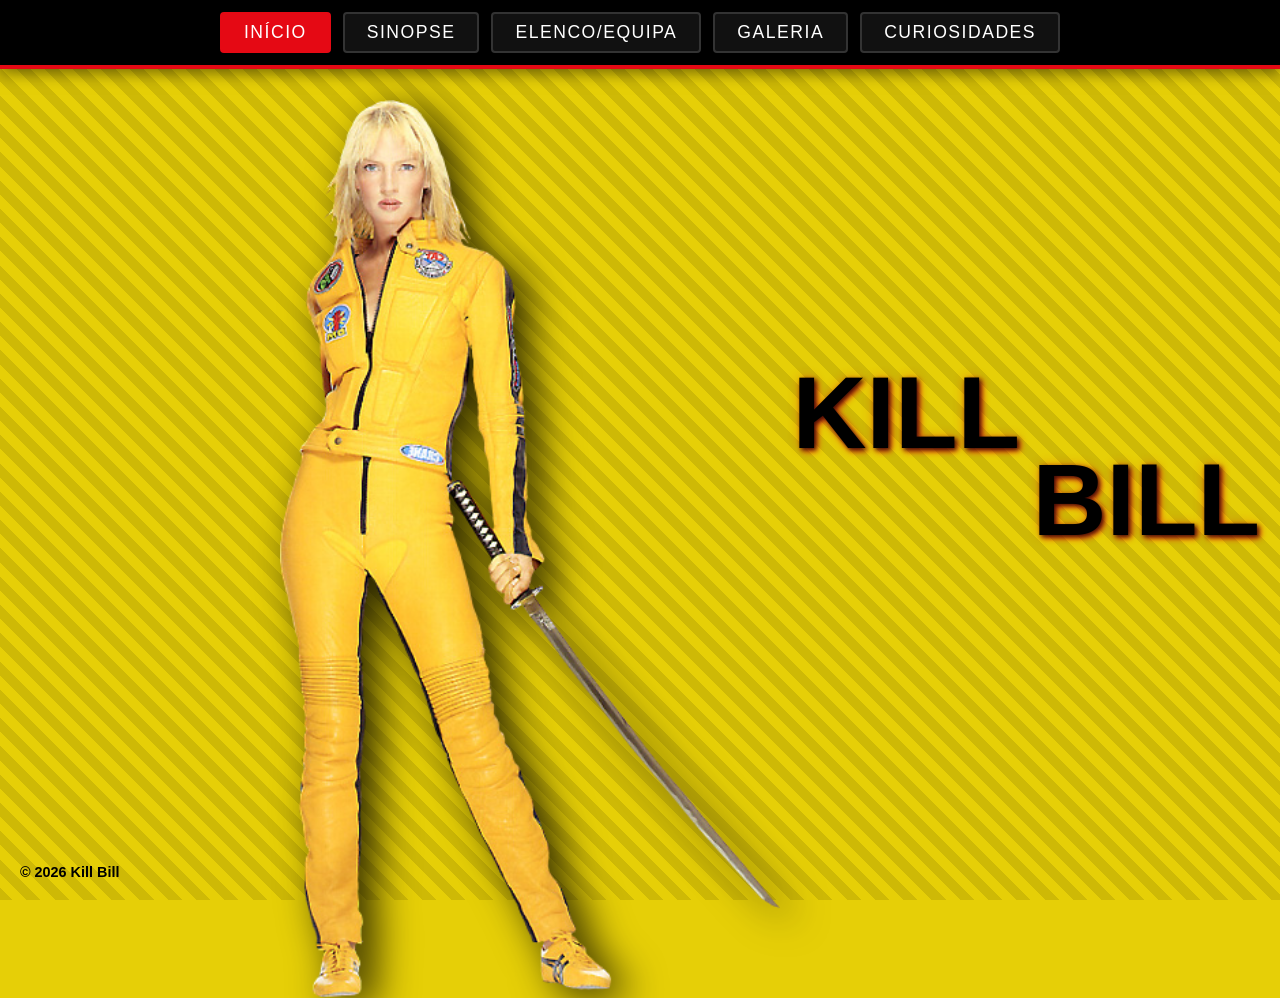
<file: index.html>
<!DOCTYPE html>
<html lang="pt">
<head>
    <meta charset="UTF-8">
    <meta name="viewport" content="width=device-width, initial-scale=1.0">
    <title>Kill Bill</title>
    <link rel="stylesheet" href="frontpage.css?v=3">
</head>
<body class="body-home">

    <header>
        <nav>
            <ul class="nav-links">
                <li><a href="index.html" class="active">Início</a></li>
                <li><a href="sinopse.html">Sinopse</a></li>
                <li><a href="equipa.html">Elenco/Equipa</a></li>
                <li><a href="galeria.html">Galeria</a></li>
                <li><a href="curiosidades.html">Curiosidades</a></li>
            </ul>
        </nav>
    </header>

    <main>
        <h1 class="titulo-killbill">
            <span class="kill">KILL</span>
            <span class="bill">BILL</span>
        </h1>
        <img src="12641e244965986f88a1c89b5a059770.png" alt="Poster Kill Bill" class="poster-filme">
    </main>

    <footer>
        <p class="copyright">© 2026 Kill Bill</p>
    </footer>

</body>
</html>
</file>
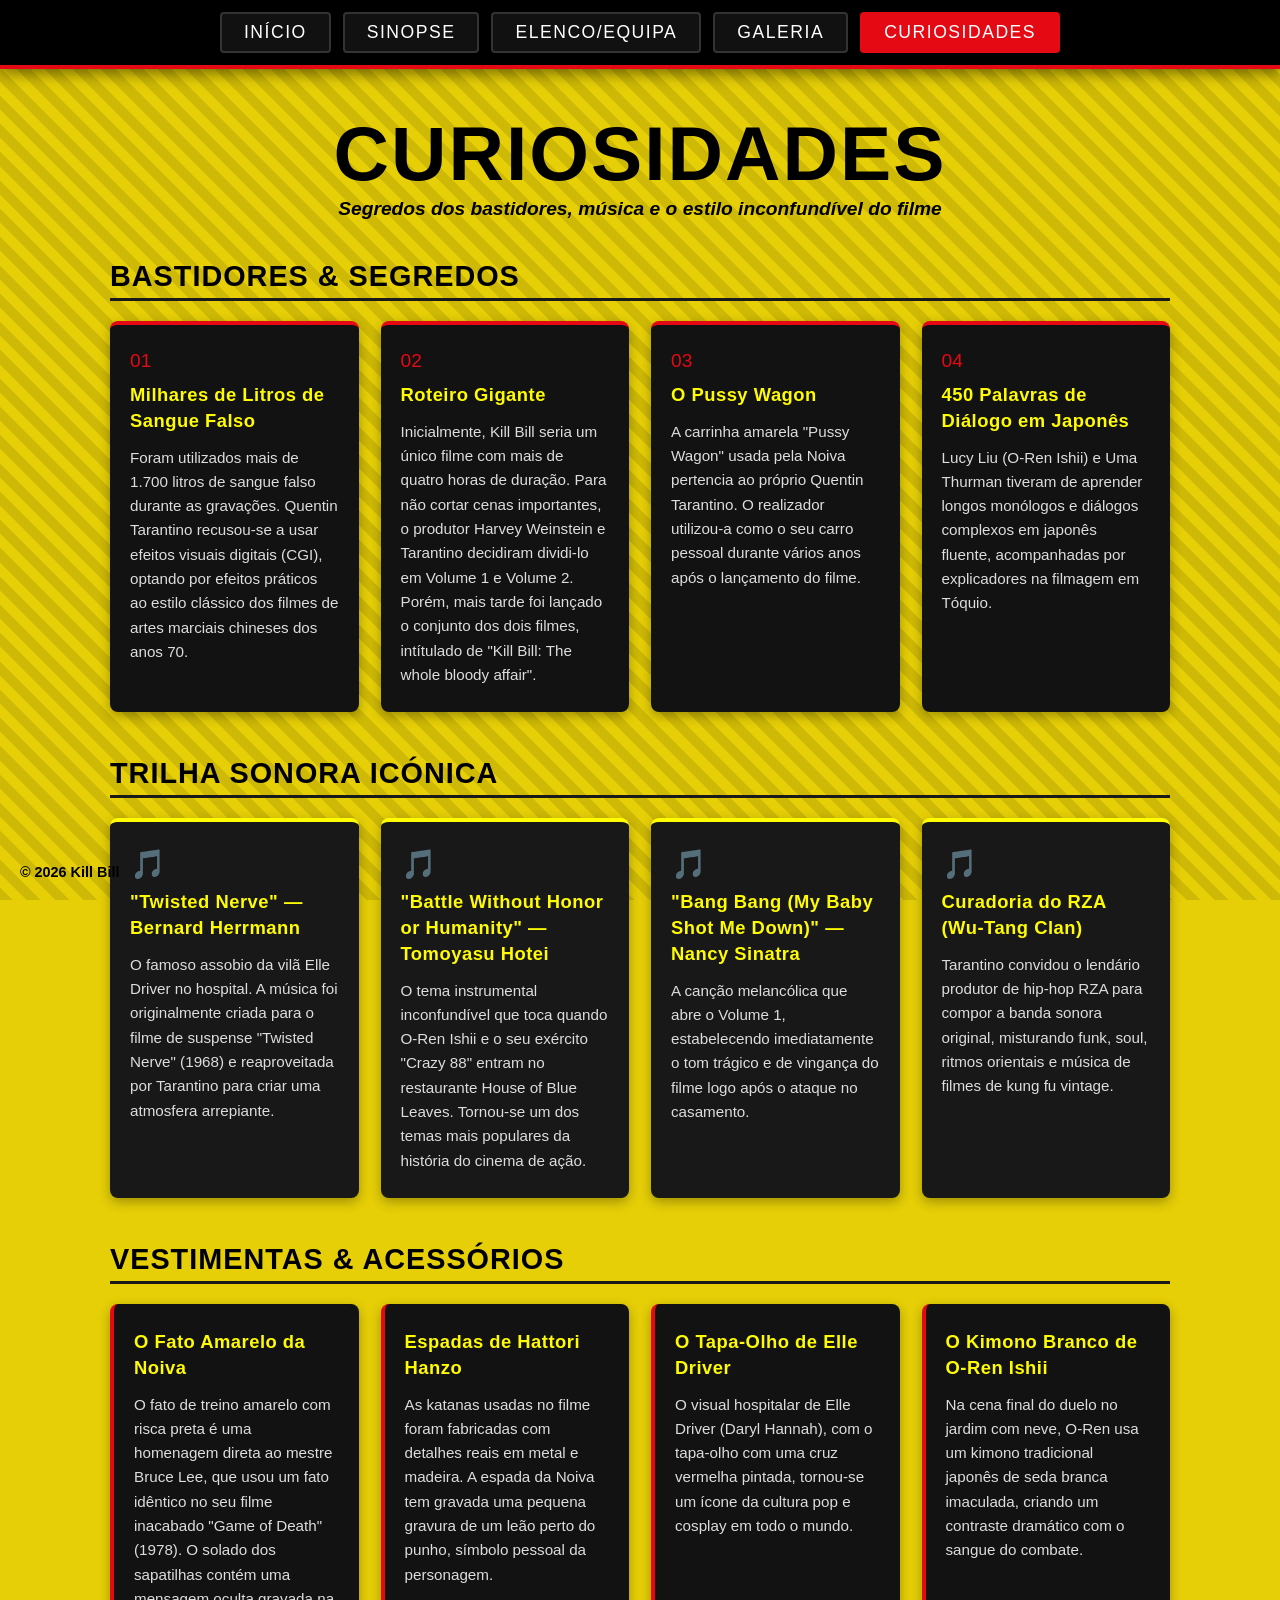
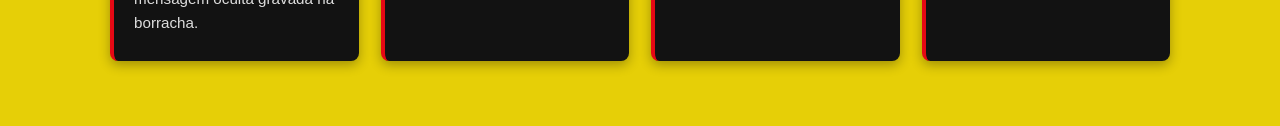
<file: curiosidades.html>
<!DOCTYPE html>
<html lang="pt">
<head>
    <meta charset="UTF-8">
    <meta name="viewport" content="width=device-width, initial-scale=1.0">
    <title>Curiosidades - Kill Bill</title>
    <link rel="stylesheet" href="frontpage.css">
</head>
<body>

   
    <header>
        <nav>
            <ul class="nav-links">
                <li><a href="index.html">Início</a></li>
                <li><a href="sinopse.html">Sinopse</a></li>
                <li><a href="equipa.html">Elenco/Equipa</a></li>
                <li><a href="galeria.html">Galeria</a></li>
                <li><a href="curiosidades.html" class="active">Curiosidades</a></li>
            </ul>
        </nav>
    </header>

    <main class="main-curiosidades">
        <h1 class="titulo-pagina">CURIOSIDADES</h1>
        <p class="tagline">Segredos dos bastidores, música e o estilo inconfundível do filme</p>

     
        <h2 class="subtitulo-seccao">BASTIDORES & SEGREDOS</h2>
        
        <div class="grelha-curiosidades">
            <div class="cartao-curiosidade">
                <div class="badge-curiosidade">01</div>
                <h3>Milhares de Litros de Sangue Falso</h3>
                <p>Foram utilizados mais de 1.700 litros de sangue falso durante as gravações. Quentin Tarantino recusou-se a usar efeitos visuais digitais (CGI), optando por efeitos práticos ao estilo clássico dos filmes de artes marciais chineses dos anos 70.</p>
            </div>

            <div class="cartao-curiosidade">
                <div class="badge-curiosidade">02</div>
                <h3>Roteiro Gigante</h3>
                <p>Inicialmente, Kill Bill seria um único filme com mais de quatro horas de duração. Para não cortar cenas importantes, o produtor Harvey Weinstein e Tarantino decidiram dividi-lo em Volume 1 e Volume 2. Porém, mais tarde foi lançado o conjunto dos dois filmes, intítulado de "Kill Bill: The whole bloody affair".</p>
            </div>

            <div class="cartao-curiosidade">
                <div class="badge-curiosidade">03</div>
                <h3>O Pussy Wagon</h3>
                <p>A carrinha amarela "Pussy Wagon" usada pela Noiva pertencia ao próprio Quentin Tarantino. O realizador utilizou-a como o seu carro pessoal durante vários anos após o lançamento do filme.</p>
            </div>

            <div class="cartao-curiosidade">
                <div class="badge-curiosidade">04</div>
                <h3>450 Palavras de Diálogo em Japonês</h3>
                <p>Lucy Liu (O-Ren Ishii) e Uma Thurman tiveram de aprender longos monólogos e diálogos complexos em japonês fluente, acompanhadas por explicadores na filmagem em Tóquio.</p>
            </div>
        </div>

        <h2 class="subtitulo-seccao">TRILHA SONORA ICÓNICA</h2>

        <div class="grelha-curiosidades">
            <div class="cartao-curiosidade musica">
                <span class="icone-musica">🎵</span>
                <h3>"Twisted Nerve" — Bernard Herrmann</h3>
                <p>O famoso assobio da vilã Elle Driver no hospital. A música foi originalmente criada para o filme de suspense "Twisted Nerve" (1968) e reaproveitada por Tarantino para criar uma atmosfera arrepiante.</p>
            </div>

            <div class="cartao-curiosidade musica">
                <span class="icone-musica">🎵</span>
                <h3>"Battle Without Honor or Humanity" — Tomoyasu Hotei</h3>
                <p>O tema instrumental inconfundível que toca quando O-Ren Ishii e o seu exército "Crazy 88" entram no restaurante House of Blue Leaves. Tornou-se um dos temas mais populares da história do cinema de ação.</p>
            </div>

            <div class="cartao-curiosidade musica">
                <span class="icone-musica">🎵</span>
                <h3>"Bang Bang (My Baby Shot Me Down)" — Nancy Sinatra</h3>
                <p>A canção melancólica que abre o Volume 1, estabelecendo imediatamente o tom trágico e de vingança do filme logo após o ataque no casamento.</p>
            </div>

            <div class="cartao-curiosidade musica">
                <span class="icone-musica">🎵</span>
                <h3>Curadoria do RZA (Wu-Tang Clan)</h3>
                <p>Tarantino convidou o lendário produtor de hip-hop RZA para compor a banda sonora original, misturando funk, soul, ritmos orientais e música de filmes de kung fu vintage.</p>
            </div>
        </div>

    
        <h2 class="subtitulo-seccao">VESTIMENTAS & ACESSÓRIOS</h2>

        <div class="grelha-curiosidades">
            <div class="cartao-curiosidade estilo">
                <h3>O Fato Amarelo da Noiva</h3>
                <p>O fato de treino amarelo com risca preta é uma homenagem direta ao mestre Bruce Lee, que usou um fato idêntico no seu filme inacabado "Game of Death" (1978). O solado dos sapatilhas contém uma mensagem oculta gravada na borracha.</p>
            </div>

            <div class="cartao-curiosidade estilo">
                <h3>Espadas de Hattori Hanzo</h3>
                <p>As katanas usadas no filme foram fabricadas com detalhes reais em metal e madeira. A espada da Noiva tem gravada uma pequena gravura de um leão perto do punho, símbolo pessoal da personagem.</p>
            </div>

            <div class="cartao-curiosidade estilo">
                <h3> O Tapa-Olho de Elle Driver</h3>
                <p>O visual hospitalar de Elle Driver (Daryl Hannah), com o tapa-olho com uma cruz vermelha pintada, tornou-se um ícone da cultura pop e cosplay em todo o mundo.</p>
            </div>

            <div class="cartao-curiosidade estilo">
                <h3>O Kimono Branco de O-Ren Ishii</h3>
                <p>Na cena final do duelo no jardim com neve, O-Ren usa um kimono tradicional japonês de seda branca imaculada, criando um contraste dramático com o sangue do combate.</p>
            </div>
        </div>

    </main>

   
    <footer>
        <p class="copyright">&copy; 2026 Kill Bill</p>
    </footer>

</body>
</html>
</file>
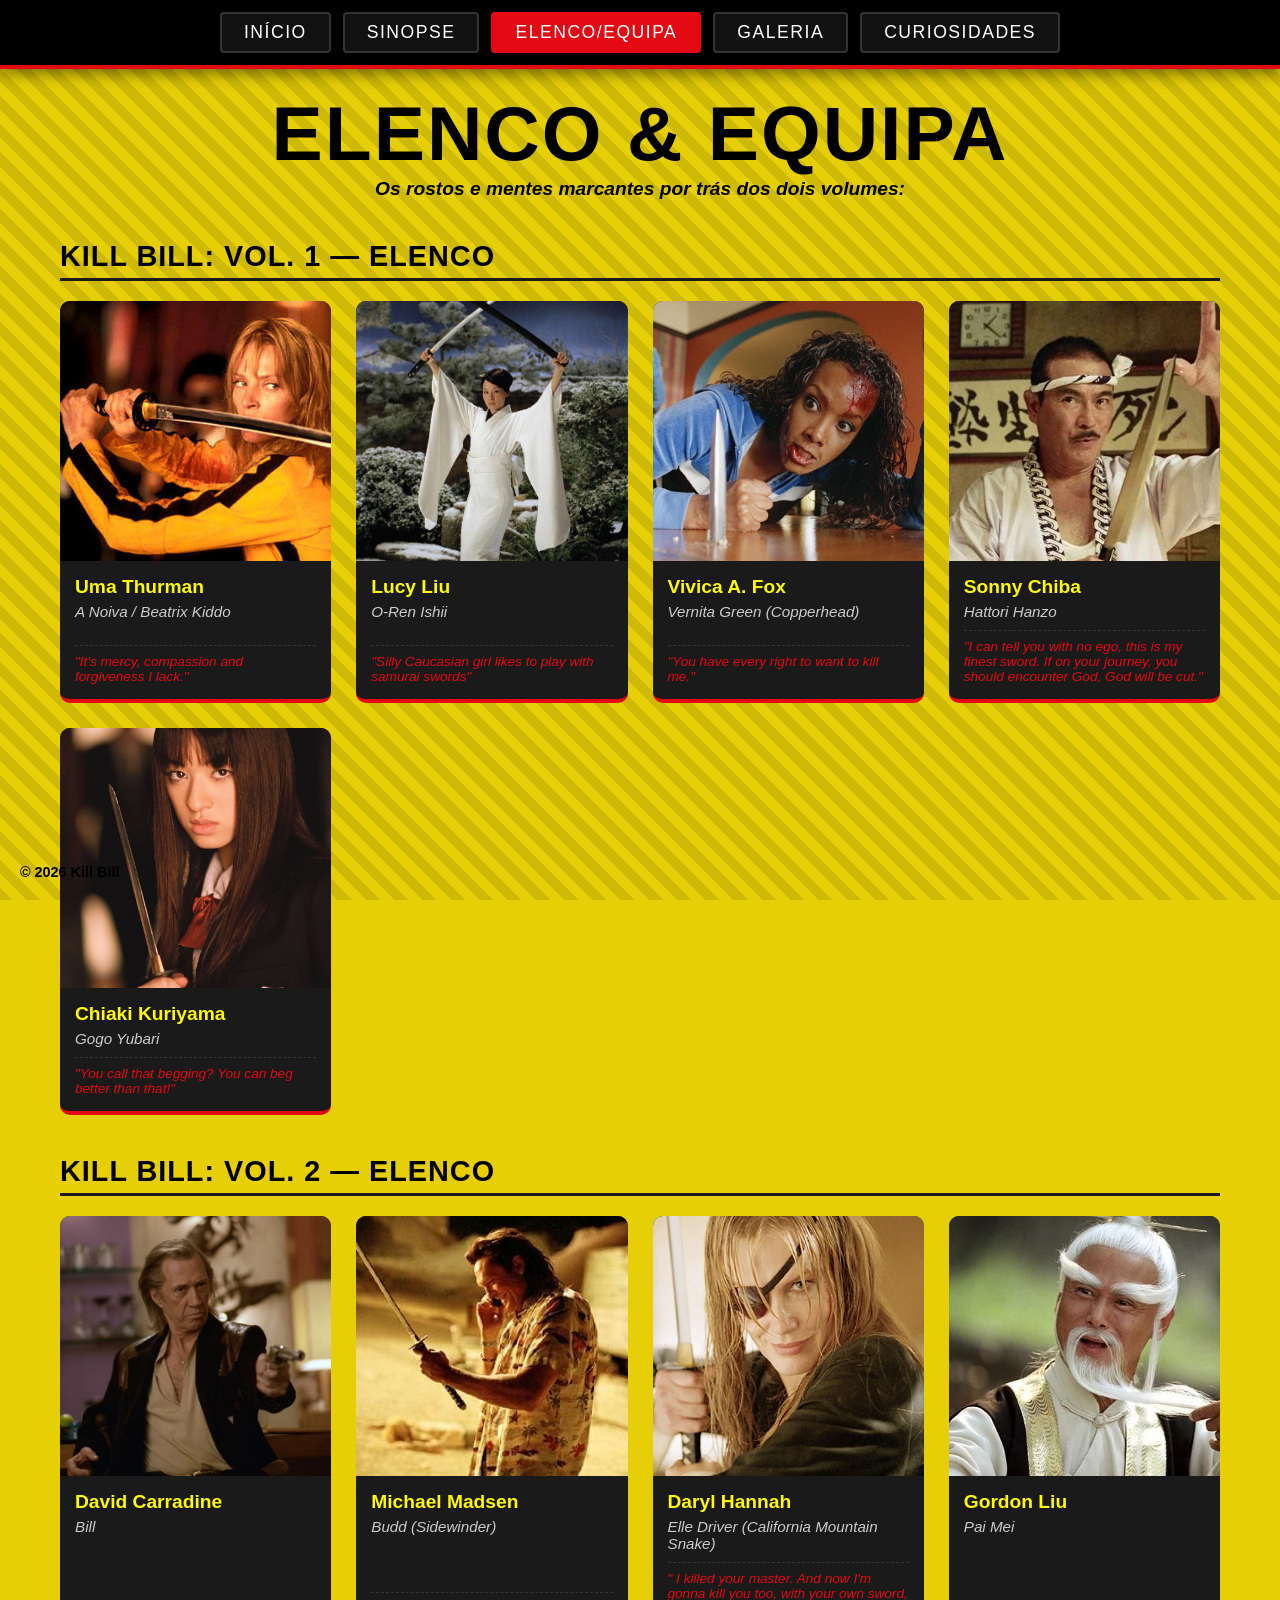
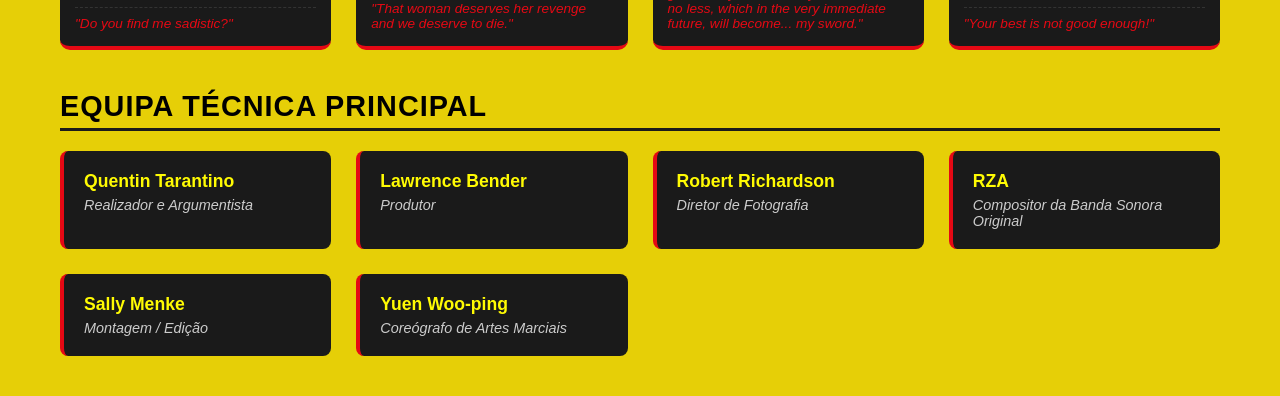
<file: equipa.html>
<!DOCTYPE html>
<html lang="pt">
<head>
    <meta charset="UTF-8">
    <meta name="viewport" content="width=device-width, initial-scale=1.0">
    <title>Elenco e Equipa - Kill Bill</title>
    <link rel="stylesheet" href="frontpage.css">
</head>
<body>

    
    <header>
        <nav>
            <ul class="nav-links">
                <li><a href="index.html">Início</a></li>
                <li><a href="sinopse.html">Sinopse</a></li>
                <li><a href="equipa.html" class="active">Elenco/Equipa</a></li>
                <li><a href="galeria.html">Galeria</a></li>
                <li><a href="curiosidades.html">Curiosidades</a></li>
            </ul>
        </nav>
    </header>

    <main>
        <h1 class="titulo-pagina">ELENCO & EQUIPA</h1>
        <p class="tagline">Os rostos e mentes marcantes por trás dos dois volumes:</p>


        <h2 class="subtitulo-seccao">KILL BILL: VOL. 1 — ELENCO</h2>
        
        <div class="grelha-equipa">
         
            <div class="cartao-membro">
                <img src="images.jpeg" alt="Beatrix Kiddo" class="foto-membro">
                <div class="conteudo-membro">
                    <h3>Uma Thurman</h3>
                    <p class="papel">A Noiva / Beatrix Kiddo</p>
                    <p class="frase-iconica">"It's mercy, compassion and forgiveness I lack."</p>
                </div>
            </div>

           
            <div class="cartao-membro">
                <img src="oren.jpg" alt="O-Ren Ishii" class="foto-membro">
                <div class="conteudo-membro">
                    <h3>Lucy Liu</h3>
                    <p class="papel">O-Ren Ishii</p>
                    <p class="frase-iconica">"Silly Caucasian girl likes to play with samurai swords"</p>
                </div>
            </div>

           
            <div class="cartao-membro">
                <img src="vernita.jpg" alt="Vernita Green" class="foto-membro">
                <div class="conteudo-membro">
                    <h3>Vivica A. Fox</h3>
                    <p class="papel">Vernita Green (Copperhead)</p>
                    <p class="frase-iconica">"You have every right to want to kill me."</p>
                </div>
            </div>

            <div class="cartao-membro">
                <img src="hanzo.webp" alt="Hattori Hanzo" class="foto-membro">
                <div class="conteudo-membro">
                    <h3>Sonny Chiba</h3>
                    <p class="papel">Hattori Hanzo</p>
                    <p class="frase-iconica">"I can tell you with no ego, this is my finest sword. If on your journey, you should encounter God, God will be cut."</p>
                </div>
            </div>

          
            <div class="cartao-membro">
                <img src="gogo.webp" alt="Gogo Yubari" class="foto-membro">
                <div class="conteudo-membro">
                    <h3>Chiaki Kuriyama</h3>
                    <p class="papel">Gogo Yubari</p>
                    <p class="frase-iconica">"You call that begging? You can beg better than that!"</p>
                </div>
            </div>
        </div>

      
        <h2 class="subtitulo-seccao">KILL BILL: VOL. 2 — ELENCO</h2>

        <div class="grelha-equipa">
            
            <div class="cartao-membro">
                <img src="bill.webp" alt="Bill" class="foto-membro">
                <div class="conteudo-membro">
                    <h3>David Carradine</h3>
                    <p class="papel">Bill</p>
                    <p class="frase-iconica">"Do you find me sadistic?"</p>
                </div>
            </div>

          
            <div class="cartao-membro">
                <img src="budd.jpg" alt="Budd" class="foto-membro">
                <div class="conteudo-membro">
                    <h3>Michael Madsen</h3>
                    <p class="papel">Budd (Sidewinder)</p>
                    <p class="frase-iconica">"That woman deserves her revenge and we deserve to die."</p>
                </div>
            </div>

       
            <div class="cartao-membro">
                <img src="elle.webp" alt="Elle Driver" class="foto-membro">
                <div class="conteudo-membro">
                    <h3>Daryl Hannah</h3>
                    <p class="papel">Elle Driver (California Mountain Snake)</p>
                    <p class="frase-iconica">" I killed your master. And now I'm gonna kill you too, with your own sword, no less, which in the very immediate future, will become... my sword."</p>
                </div>
            </div>

      
            <div class="cartao-membro">
                <img src="paimei.webp" alt="Pai Mei" class="foto-membro">
                <div class="conteudo-membro">
                    <h3>Gordon Liu</h3>
                    <p class="papel">Pai Mei</p>
                    <p class="frase-iconica">"Your best is not good enough!"</p>
                </div>
            </div>
        </div>

        
        <h2 class="subtitulo-seccao">EQUIPA TÉCNICA PRINCIPAL</h2>

        <div class="grelha-equipa">
            <div class="cartao-membroSemFoto">
                <h3>Quentin Tarantino</h3>
                <p class="papel">Realizador e Argumentista</p>
            </div>

            <div class="cartao-membroSemFoto">
                <h3>Lawrence Bender</h3>
                <p class="papel">Produtor</p>
            </div>

            <div class="cartao-membroSemFoto">
                <h3>Robert Richardson</h3>
                <p class="papel">Diretor de Fotografia</p>
            </div>

            <div class="cartao-membroSemFoto">
                <h3>RZA</h3>
                <p class="papel">Compositor da Banda Sonora Original</p>
            </div>

            <div class="cartao-membroSemFoto">
                <h3>Sally Menke</h3>
                <p class="papel">Montagem / Edição</p>
            </div>

            <div class="cartao-membroSemFoto">
                <h3>Yuen Woo-ping</h3>
                <p class="papel">Coreógrafo de Artes Marciais</p>
            </div>
        </div>
    </main>

    
    <footer>
        <p class="copyright">&copy; 2026 Kill Bill</p>
    </footer>

</body>
</html>
</file>
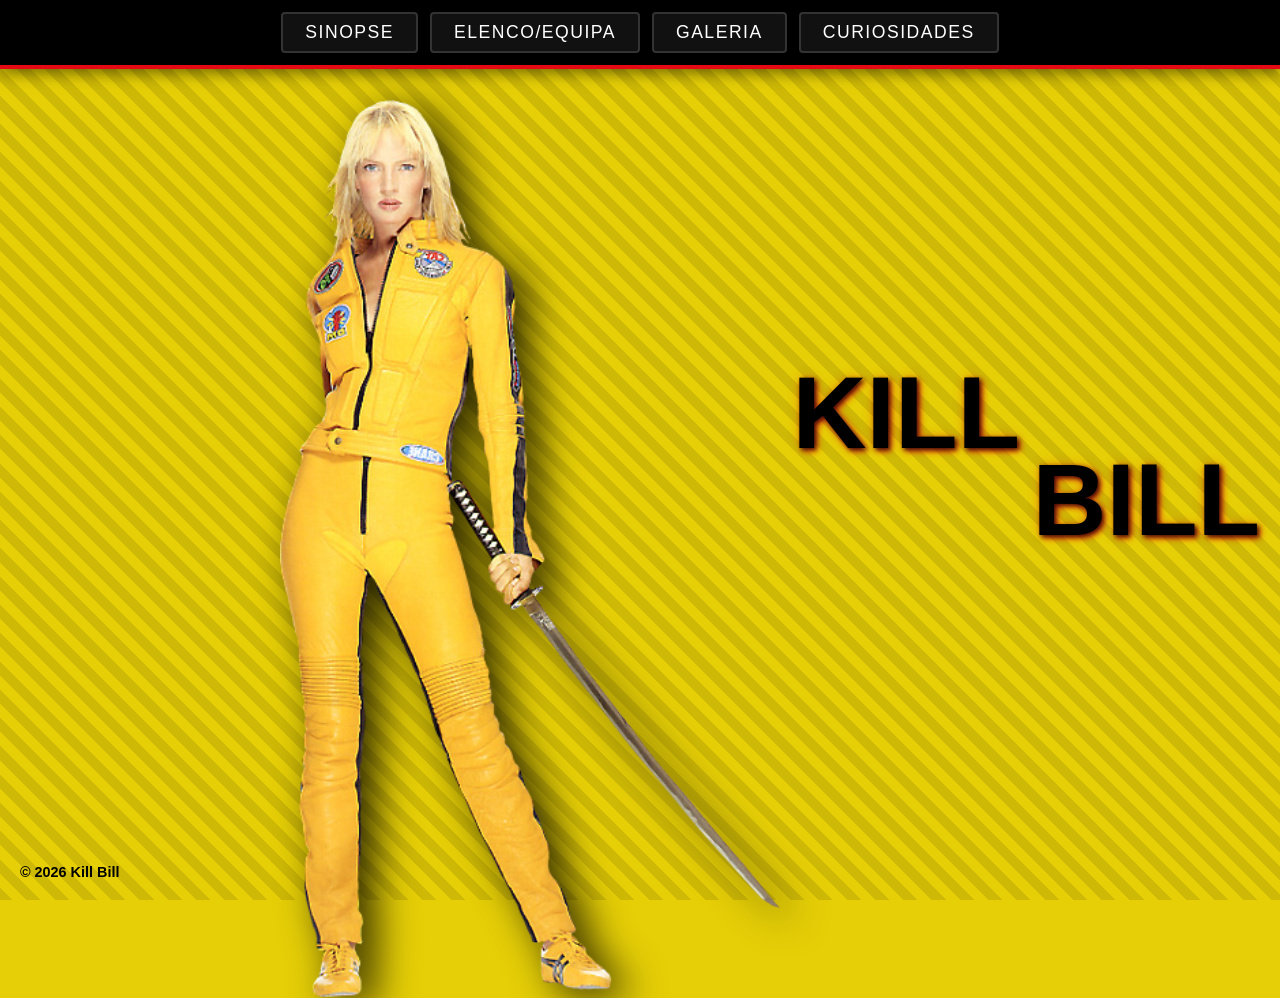
<file: frontpage.html>
<!DOCTYPE html>
<html lang="Port">
    <head>

<meta charset="UTF-8">
<title>Kill Bill</title>
        <link rel="stylesheet" href="frontpage.css">
    </head>
    <header>
        <nav>
            <ul class="nav-links">

                     <li><a href="sinopse.html">Sinopse</a></li>
                <a href="equipa.html">Elenco/Equipa</a></li>
                <li><a href="galeria.html">Galeria</a></li>
                <li><a href="curiosidades.html">Curiosidades</a></li>
            </ul>
        
        </nav>
    </header>
    
    <main>


    <h1 class="titulo-killbill">
        <span class="kill">KILL</span>
        <span class="bill">BILL</span>
    </h1>
  <img src="12641e244965986f88a1c89b5a059770.png" alt="Poster Kill Bill" class="poster-filme">



    </main>

    <footer>
    <p class="copyright">&copy; 2026 Kill Bill</p>
</footer>
</body>

</html>
</file>
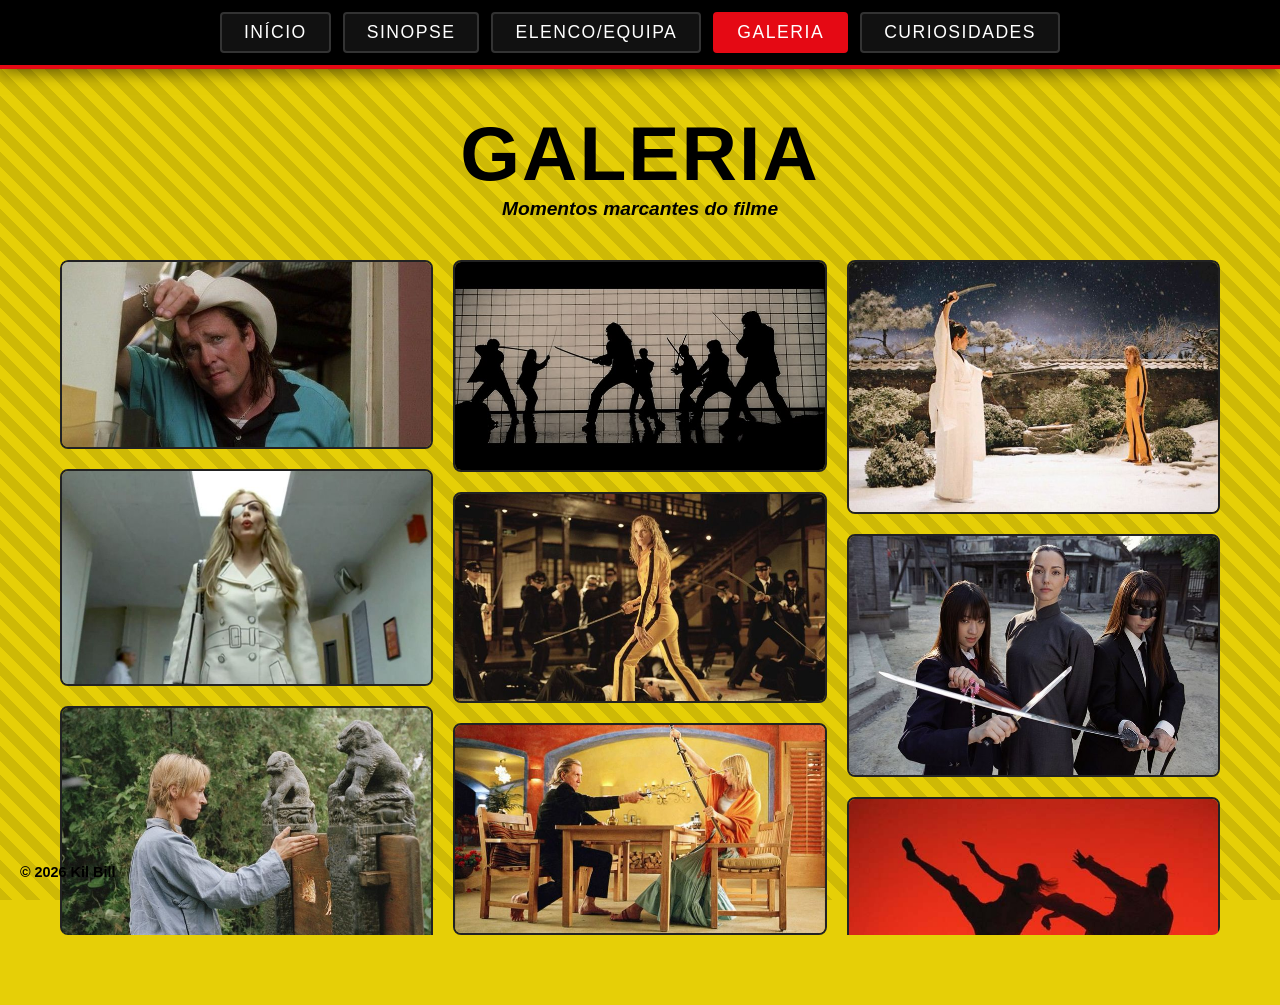
<file: galeria.html>
<!DOCTYPE html>
<html lang="pt">
<head>
    <meta charset="UTF-8">
    <meta name="viewport" content="width=device-width, initial-scale=1.0">
    <title>Galeria - Kill Bill</title>
    <link rel="stylesheet" href="frontpage.css">
</head>
<body>


    <header>
        <nav>
            <ul class="nav-links">
                <li><a href="index.html">Início</a></li>
                <li><a href="sinopse.html">Sinopse</a></li>
                <li><a href="equipa.html">Elenco/Equipa</a></li>
                <li><a href="galeria.html" class="active">Galeria</a></li>
                <li><a href="curiosidades.html">Curiosidades</a></li>
            </ul>
        </nav>
    </header>
    <main class="main-galeria">
        <h1 class="titulo-pagina">GALERIA</h1>
        <p class="tagline">Momentos  marcantes do filme</p>

         <div class="galeria-grid">
            
            <!-- Coluna 1 -->
            <div class="galeria-coluna">
                <div class="galeria-item">
                    <img src="Budd.jpeg" alt="Galeria Kill Bill">
                </div>
                <div class="galeria-item">
                    <img src="Elle Driver singing Twisted Nerve (Kill Bill, 2003).jpeg" alt="Galeria Kill Bill">
                </div>
                <div class="galeria-item">
                    <img src="Kill Bill - Tarantino.jpeg" alt="Galeria Kill Bill">
                </div>
                <div class="galeria-item">
                    <img src="Kill Bill 2003.jpeg" alt="Galeria Kill Bill">
                </div>
                <div class="galeria-item">
                    <img src="transferir (6).jpeg" alt="Galeria Kill Bill">
                </div>
                <div class="galeria-item">
                    <img src="transferir (2).jpeg" alt="Galeria Kill Bill">
                </div>
            </div>

            <!-- Coluna 2 -->
            <div class="galeria-coluna">
                <div class="galeria-item">
                    <img src="transferir (4).jpeg" alt="Galeria Kill Bill">
                </div>
                <div class="galeria-item">
                    <img src="transferir (7).jpeg" alt="Galeria Kill Bill">
                </div>
                <div class="galeria-item">
                    <img src="Kill Bill vol_ 2.jpeg" alt="Galeria Kill Bill">
                </div>
                <div class="galeria-item">
                    <img src="Kill - We're whistling a special tune for Daryl Hannah's birthday! Happy Birthday, Elle! Wherever you are___.jpeg" alt="Galeria Kill Bill">
                </div>
                <div class="galeria-item">
                    <img src="Kill Bill 2- Training with Pei Mei_.jpeg" alt="Galeria Kill Bill">
                </div>
                <div class="galeria-item">
                    <img src="transferir (1).jpeg" alt="Galeria Kill Bill">
                </div>
            </div>

            <!-- Coluna 3 -->
            <div class="galeria-coluna">
                <div class="galeria-item">
                    <img src="transferir.jpeg" alt="Galeria Kill Bill">
                </div>
                <div class="galeria-item">
                    <img src="transferir (5).jpeg" alt="Galeria Kill Bill">
                </div>
               
                 <div class="galeria-item">
                    <img src="kill bill.jpeg" alt="Galeria Kill Bill">
                </div>
                 <div class="galeria-item">
                    <img src="transferir (3).jpeg" alt="Galeria Kill Bill">
                </div>
                 <div class="galeria-item">
                    <img src="kill bill ♡.jpeg" alt="Galeria Kill Bill">
                </div>
                <div class="galeria-item">
                    <img src="Kizu !.jpeg" alt="Galeria Kill Bill">
                </div>
            </div>

        </div>
    </main>

    <footer>
        <p class="copyright">&copy; 2026 Kil Bill</p>
    </footer>

</body>
</html>
</file>
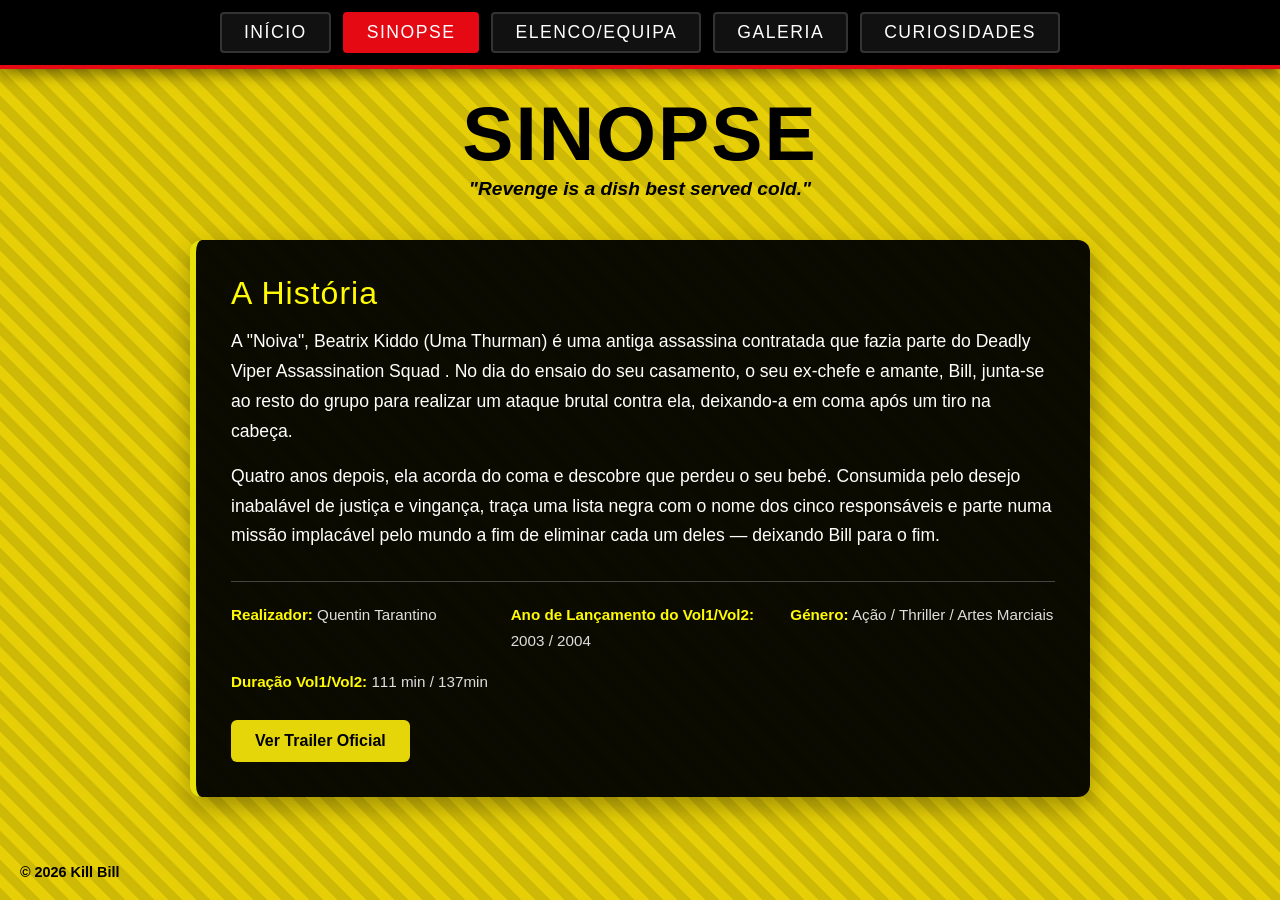
<file: sinopse.html>
<!DOCTYPE html>
<html lang="pt">
<head>
    <meta charset="UTF-8">
    <meta name="viewport" content="width=device-width, initial-scale=1.0">
    <title>Sinopse - Kill Bill</title>
   
    <link rel="stylesheet" href="frontpage.css">
</head>
<body>

   
    <header>
        <nav>
            <ul class="nav-links">
                <li><a href="index.html">Início</a></li>
                <li><a href="sinopse.html" class="active">Sinopse</a></li>
                <li><a href="equipa.html">Elenco/Equipa</a></li>
                <li><a href="galeria.html">Galeria</a></li>
                <li><a href="curiosidades.html">Curiosidades</a></li>
            </ul>
        </nav>
    </header>

    <main class="conteudo-sinopse">
        
       
        <h1 class="titulo-pagina">SINOPSE</h1>
        <p class="tagline">"Revenge is a dish best served cold."</p>

       
        <div class="caixa-sinopse">
            <div class="texto-sinopse">
                <h2>A História</h2>
                <p>
                    A "Noiva", Beatrix Kiddo (Uma Thurman) é uma antiga assassina contratada que fazia parte do Deadly Viper Assassination Squad . No dia do ensaio do seu casamento, o seu ex-chefe e amante, Bill, junta-se ao resto do grupo para realizar um ataque brutal contra ela, deixando-a em coma após um tiro na cabeça.
                </p>
                <p>
                    Quatro anos depois, ela acorda do coma e descobre que perdeu o seu bebé. Consumida pelo desejo inabalável de justiça e vingança, traça uma lista negra com o nome dos cinco responsáveis e parte numa missão implacável pelo mundo a fim de eliminar cada um deles — deixando Bill para o fim.
                </p>

              
                <div class="ficha-tecnica">
                    <p><strong>Realizador:</strong> Quentin Tarantino</p>
                    <p><strong>Ano de Lançamento do Vol1/Vol2:</strong> 2003 / 2004</p>
                    <p><strong>Género:</strong> Ação / Thriller / Artes Marciais</p>
                    <p><strong>Duração Vol1/Vol2:</strong> 111 min / 137min</p>
                </div>
            </div>
            <a href="https://www.youtube.com/watch?v=7kSuas6mRpk" target="_blank" class="btn-trailer">
     Ver Trailer Oficial
</a>
        </div>

    </main>

   
    <footer>
        <p class="copyright">&copy; 2026 Kill Bill</p>
    </footer>

</body>
</html>
</file>
<file: frontpage.css>
*, *::before, *::after {
    margin: 0;
    padding: 0;
    box-sizing: border-box;
}

html {
    scroll-behavior: smooth;
    font-size: 100%;
}

body {
    background-color: #e6cf07; 
    color: #000000;
    min-height: 100vh;
    overflow-x: hidden; 
    font-family: 'Segoe UI', Tahoma, Geneva, Verdana, sans-serif;
}

/
img, picture, video, iframe {
    max-width: 100%;
    height: auto;
    display: block;
}


main {
    width: 100%;
    max-width: 1200px;
    margin: 0 auto;
    padding: 0 20px;
}


header {
    background-color: #000000;
    padding: 12px 0;
    border-bottom: 4px solid #e50914; 
    box-shadow: 0 4px 15px rgba(0, 0, 0, 0.5);
    position: relative;
    z-index: 10;
}

nav ul {
    list-style: none;
    display: flex;
    justify-content: center;
    flex-wrap: wrap;
    gap: 12px;
}

nav ul a {
    display: inline-block;
    color: #ffffff;
    text-decoration: none;
    font-family: 'Impact', 'Arial Black', sans-serif;
    font-size: 1.1rem;
    text-transform: uppercase;
    letter-spacing: 1.5px;
    padding: 8px 22px;
    background-color: #111111;
    border: 2px solid #333333;
    border-radius: 4px;
    transition: all 0.25s ease;
}

nav ul a:hover {
    color: #000000;
    background-color: #fffb03; 
    border-color: #fffb03;
    transform: translateY(-2px);
    box-shadow: 0 4px 10px rgba(255, 251, 3, 0.3);
}

nav ul a.active {
    background-color: #e50914; 
    border-color: #e50914;
    color: #ffffff;
}


.titulo-killbill {
    display: flex;
    flex-direction: column;
    font-size: clamp(3.5rem, 8vw, 10rem); 
    font-weight: 900;
    line-height: 0.85;
    margin-top: 300px;
    margin-bottom: 30px;
    font-family: 'Impact', 'Arial Black', sans-serif;
}

.kill {
    display: flex;
    justify-content: flex-end;
    margin-right: 200px; 
}

.bill {
    display: flex;
    justify-content: flex-end;
    margin-right: -40px;
}

.poster-filme {
    
    width: 500px; 
    height: auto;

   
    position: absolute;
top: 100px;
left: 0;
    margin-left: 280px; 
    margin-right: 20px;
    margin-bottom: 20px;

  
    transform: scaleX(-1); 
}


main::after {
    content: "";
    display: table;
    clear: both;
}



body::before {
    content: "";
    position: fixed;
    top: 0;
    left: -20%;
    width: 150%;
    height: 100vh;
    background: repeating-linear-gradient(
        45deg,
        rgba(0, 0, 0, 0.10),
        rgba(0, 0, 0, 0.10) 10px,
        transparent 10px,
        transparent 20px
    ); 
    z-index: -1;
    pointer-events: none;
}

.titulo-killbill .kill, 
.titulo-killbill .bill  
{
text-shadow: 
        2px 2px 4px rgba(0, 0, 0, 0.7),        
        3px 3px 6px rgba(229, 9, 20, 0.80),    
        0px 0px 12px rgba(229, 9, 20, 0.30);
}

.poster-filme {
    z-index: 2;
    filter: drop-shadow(-15px 10px 20px rgba(0, 0, 0, 0.80)); 
    transition: filter 0.3s ease;
}




@media (max-width: 768px) {
    
    .poster-filme {
        width: 280px !important;
        position: relative !important;
        top: 0 !important;
        left: 0 !important;
        margin: 20px auto !important;
        display: block !important;
        filter: drop-shadow(-10px 8px 15px rgba(0, 0, 0, 0.5));
    }

   
    .titulo-killbill {
        text-align: center;
        margin-top: 10px;
    }

    .kill, .bill {
        font-size: 4rem !important; 
        margin-right: 0 !important;
        text-align: center;
    }
}





/*sinopse*/

.titulo-pagina {
    font-family: 'Impact', 'Arial Black', sans-serif;
    font-size: clamp(2.5rem, 6vw, 5rem);
    text-align: center;
    width: 100%;       
    margin-top: 20px;
    letter-spacing: 2px;
}



.tagline {
    text-align: center;
    font-style: italic;
    font-weight: bold;
    font-size: 1.2rem;
    margin-bottom: 40px;
}


.caixa-sinopse {
    background-color: rgba(0, 0, 0, 0.95); 
    color: #ffffff;                        
    padding: 35px;
    border-radius: 12px;
    border-left: 6px solid #e5e109;        
    max-width: 900px;
    margin: 0 auto 50px auto;              
    box-shadow: 0 10px 25px rgba(0,0,0,0.3);
}

.texto-sinopse h2 {
    font-family: 'Impact', 'Arial ', sans-serif;
    color: #fffb03; 
    font-weight: 450;
    font-size: 2rem;
    margin-bottom: 15px;
    letter-spacing: 1px;
}

.texto-sinopse p {
    font-size: 1.1rem;
    line-height: 1.7; 
    margin-bottom: 15px;
}


.ficha-tecnica {
    margin-top: 30px;
    padding-top: 20px;
    border-top: 1px solid #444;
    display: grid;
    grid-template-columns: repeat(auto-fit, minmax(200px, 1fr)); 
    gap: 15px;
}

.ficha-tecnica p {
    font-size: 0.95rem;
    margin-bottom: 0;
    color: #ddd;
}

.ficha-tecnica strong {
    color: #fffb03;
}

.btn-trailer {
    display: inline-block;
    margin-top: 25px;
    padding: 12px 24px;
    background-color: #e5d609;
    color: #000000;
    text-decoration: none;
    font-weight: bold;
    border-radius: 6px;
    transition: transform 0.2s ease, background-color 0.2s ease;
}
.btn-trailer:hover {
    background-color: #ff0000;
    transform: scale(1.05); 
}


/*equipa*/

.subtitulo-seccao {
    font-family: 'Impact', 'Arial Black', sans-serif;
    font-size: 1.8rem;
    color: #000000;
    margin: 40px 0 20px 0;
    border-bottom: 3px solid #1a1a1a;
    padding-bottom: 5px;
    letter-spacing: 1px;
}


.grelha-equipa {
    display: grid;
    grid-template-columns: repeat(auto-fill, minmax(230px, 1fr));
    gap: 25px;
    margin-bottom: 40px;
}

.cartao-membro {
    background-color: #1a1a1a;
    color: #ffffff;
    border-radius: 10px;
    overflow: hidden; 
    border-bottom: 4px solid #e50914; 
    transition: transform 0.2s ease, box-shadow 0.2s ease;
    display: flex;
    flex-direction: column;
}

.cartao-membro:hover {
    transform: translateY(-6px);
    box-shadow: 0 10px 20px rgba(0, 0, 0, 0.4);
}


.foto-membro {
    width: 100%;
    height: 260px;
    object-fit: cover; 
    display: block;
}


.conteudo-membro {
    padding: 15px;
    display: flex;
    flex-direction: column;
    flex-grow: 1;
}

.conteudo-membro h3 {
    font-size: 1.2rem;
    color: #fffb03; 
    margin-bottom: 5px;
}

.conteudo-membro .papel {
    font-size: 0.95rem;
    color: #cccccc;
    font-style: italic;
    margin-bottom: 10px;
}

.conteudo-membro .frase-iconica {
    font-size: 0.85rem;
    font-style: italic;
    color: #e50914; 
    margin-top: auto;
    border-top: 1px dashed #333;
    padding-top: 8px;
}


.cartao-membroSemFoto {
    background-color: #1a1a1a;
    color: #ffffff;
    border-radius: 8px;
    padding: 20px;
    border-left: 4px solid #e50914;
}

.cartao-membroSemFoto h3 {
    font-size: 1.1rem;
    color: #fffb03;
    margin-bottom: 5px;
}

.cartao-membroSemFoto .papel {
    font-size: 0.9rem;
    color: #cccccc;
    font-style: italic;
}

/*galeria*/
.main-galeria {
    max-width: 1200px;
    margin: 0 auto;
    padding: 20px;
}


.galeria-grid {
    display: grid;
    grid-template-columns: repeat(3, 1fr); 
    gap: 20px;
    height: 75vh;                          
    overflow: hidden;                       
    margin-top: 30px;
    margin-bottom: 50px;
    border-radius: 8px;
    position: relative;
}

/*  loop */
.galeria-coluna {
    display: flex;
    flex-direction: column;
    gap: 20px;
    animation: scrollVertical 20s linear infinite;
}

.galeria-coluna:nth-child(2) {
    animation-direction: reverse;
}


.galeria-grid:hover .galeria-coluna {
    animation-play-state: paused;
}


.galeria-item {
    background-color: #111111;
    border-radius: 8px;
    overflow: hidden;
    border: 2px solid #222222;
    flex-shrink: 0;
    transition: transform 0.3s ease, border-color 0.3s ease;
}

.galeria-item img {
    width: 100%;
    height: auto;
    display: block;
    object-fit: cover;
}

.galeria-item:hover {
    border-color: #e50914; 
    transform: scale(1.02);
}


@keyframes scrollVertical {
    0% {
        transform: translateY(0);
    }
    100% {
        transform: translateY(-50%); 
    }
}



.main-curiosidades {
    max-width: 1100px;
    margin: 0 auto;
    padding: 20px;
}


.grelha-curiosidades {
    display: grid;
    grid-template-columns: repeat(auto-fit, minmax(240px, 1fr));
    gap: 22px;
    margin-bottom: 45px;
}

.cartao-curiosidade {
    background-color: #121212;
    color: #ffffff;
    border-radius: 8px;
    padding: 25px 20px;
    border-top: 4px solid #e50914;
    position: relative;
    box-shadow: 0 4px 12px rgba(0, 0, 0, 0.3);
    transition: transform 0.3s cubic-bezier(0.175, 0.885, 0.32, 1.275), 
                box-shadow 0.3s ease, 
                border-color 0.3s ease;
}


.cartao-curiosidade:hover {
    transform: translateY(-8px) scale(1.02);
    box-shadow: 0 12px 25px rgba(0, 0, 0, 0.6);
    border-top-color: #fffb03; 
}


.badge-curiosidade {
    font-family: 'Impact', 'Arial Black', sans-serif;
    font-size: 1.2rem;
    color: #e50914;
    margin-bottom: 10px;
}


.icone-musica {
    font-size: 1.8rem;
    display: block;
    margin-bottom: 8px;
}


.cartao-curiosidade h3 {
    font-family: 'Segoe UI', Tahoma, Geneva, Verdana, sans-serif; 
    font-size: 1.15rem;   
    font-weight: 600;     
    color: #fffb03;       
    letter-spacing: 0.5px;
    margin-bottom: 12px;
    line-height: 1.4;     
}

.cartao-curiosidade p {
    font-size: 0.95rem;
    color: #dddddd;
    line-height: 1.6;
}


.cartao-curiosidade.musica {
    border-top-color: #fffb03;
    background-color: #181818;
}

.cartao-curiosidade.musica:hover {
    border-top-color: #e50914;
}


.cartao-curiosidade.estilo {
    border-left: 4px solid #e50914;
    border-top: none;
}

.cartao-curiosidade.estilo:hover {
    border-left-color: #fffb03;
}


@media (max-width: 768px) {
    .grelha-curiosidades {
        grid-template-columns: repeat(auto-fit, minmax(200px, 1fr));
        gap: 15px;
    }
    
    .cartao-curiosidade {
        padding: 20px 15px;
    }
}


@media (max-width: 768px) {
    .galeria-grid {
        grid-template-columns: repeat(2, 1fr); 
        height: 65vh;
    }
}

@media (max-width: 480px) {
    .galeria-grid {
        grid-template-columns: 1fr; 
    }
}



@media (max-width: 768px) {
    nav ul {
        flex-direction: column;
        align-items: stretch;
        gap: 10px;
    }

    nav ul a {
        padding: 14px;
        font-size: 1.1rem;
    }

    .kill {
        margin-right: 40px; 
    }
}

@media screen and (max-width: 768px) {
    
    body.body-home {
        overflow-x: hidden !important;
        height: auto !important;
    }

    body.body-home main, 
    body.body-home .hero-container {
        display: flex !important;
        flex-direction: column !important;
        align-items: center !important;
        justify-content: center !important;
        padding: 30px 15px !important;
        min-height: auto !important;
    }

   
    body.body-home .poster-filme, 
    body.body-home .hero-image {
        width: 260px !important;
        max-width: 85% !important;
        position: relative !important;
        top: 0 !important;
        left: 0 !important;
        margin: 20px auto !important;
        display: block !important;
        filter: drop-shadow(-8px 8px 12px rgba(0, 0, 0, 0.5)) !important;
    }

   
    body.body-home .titulo-killbill {
        text-align: center !important;
        margin-top: 10px !important;
        width: 100% !important;
    }

    body.body-home .kill, 
    body.body-home .bill {
        font-size: 3.5rem !important;
        margin-right: 0 !important;
        text-align: center !important;
        display: block !important;
    }

    
    footer {
        position: relative !important;
        bottom: auto !important;
        left: auto !important;
        text-align: center !important;
        padding: 20px 0 !important;
    }

   
    .galeria-grid {
        display: grid !important;
        grid-template-columns: repeat(3, 1fr) !important;
        gap: 6px !important;
        height: 60vh !important;
    }
}

footer {
    position: fixed;    
    bottom: 20px;        
    left: 20px;     
    z-index: 10;         
}

.copyright {
    font-size: 0.9rem;
    font-weight: bold;
    color: #000000;      
}
</file>
